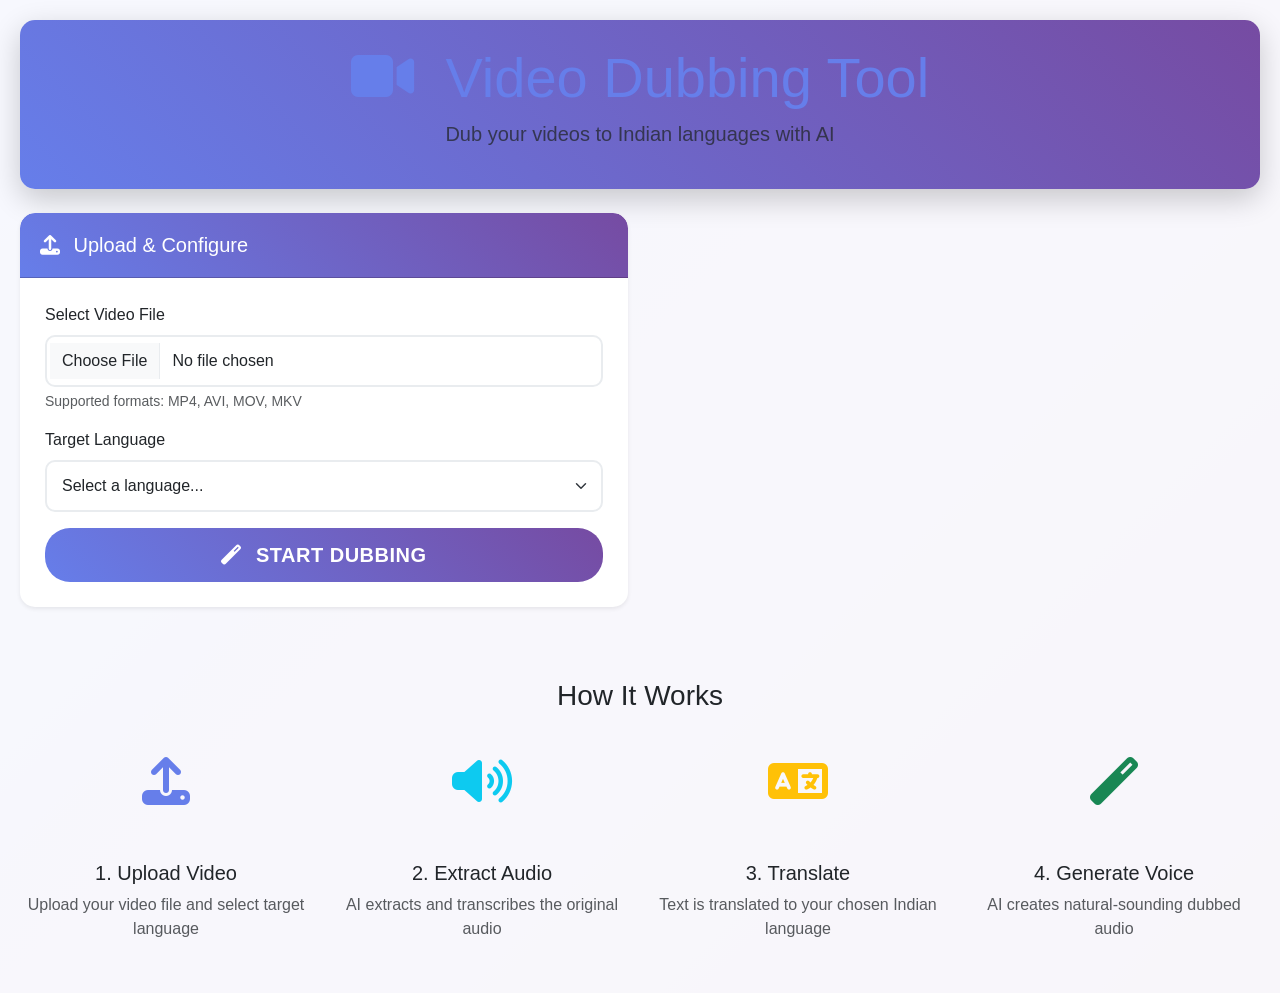
<file: templates/index.html>
<!DOCTYPE html>
<html lang="en">
<head>
    <meta charset="UTF-8">
    <meta name="viewport" content="width=device-width, initial-scale=1.0">
    <title>Video Dubbing Tool - Indian Languages</title>
    <link href="https://cdn.jsdelivr.net/npm/bootstrap@5.3.0/dist/css/bootstrap.min.css" rel="stylesheet">
    <link href="https://cdnjs.cloudflare.com/ajax/libs/font-awesome/6.4.0/css/all.min.css" rel="stylesheet">
    <link href="/static/css/style.css" rel="stylesheet">
</head>
<body>
    <div class="container-fluid">
        <header class="text-center py-4 mb-4">
            <h1 class="display-4 text-primary">
                <i class="fas fa-video me-3"></i>
                Video Dubbing Tool
            </h1>
            <p class="lead text-muted">Dub your videos to Indian languages with AI</p>
        </header>

        <div class="row">
            <!-- Upload Section -->
            <div class="col-lg-6 mb-4">
                <div class="card shadow-sm">
                    <div class="card-header bg-primary text-white">
                        <h5 class="mb-0">
                            <i class="fas fa-upload me-2"></i>
                            Upload & Configure
                        </h5>
                    </div>
                    <div class="card-body">
                        <form id="uploadForm" enctype="multipart/form-data">
                            <div class="mb-3">
                                <label for="videoFile" class="form-label">Select Video File</label>
                                <input type="file" class="form-control" id="videoFile" name="video" 
                                       accept="video/*" required>
                                <div class="form-text">Supported formats: MP4, AVI, MOV, MKV</div>
                            </div>
                            
                            <div class="mb-3">
                                <label for="targetLanguage" class="form-label">Target Language</label>
                                <select class="form-select" id="targetLanguage" name="language" required>
                                    <option value="">Select a language...</option>
                                    <option value="hindi">Hindi (हिंदी)</option>
                                    <option value="kannada">Kannada (ಕನ್ನಡ)</option>
                                    <option value="tamil">Tamil (தமிழ்)</option>
                                    <option value="telugu">Telugu (తెలుగు)</option>
                                    <option value="malayalam">Malayalam (മലയാളം)</option>
                                    <option value="marathi">Marathi (मराठी)</option>
                                    <option value="gujarati">Gujarati (ગુજરાતી)</option>
                                    <option value="punjabi">Punjabi (ਪੰਜਾਬੀ)</option>
                                    <option value="bengali">Bengali (বাংলা)</option>
                                    <option value="odia">Odia (ଓଡ଼ିଆ)</option>
                                    <option value="assamese">Assamese (অসমীয়া)</option>
                                    <option value="urdu">Urdu (اردو)</option>
                                </select>
                            </div>
                            
                            <button type="submit" class="btn btn-primary btn-lg w-100" id="submitBtn">
                                <i class="fas fa-magic me-2"></i>
                                Start Dubbing
                            </button>
                        </form>
                    </div>
                </div>

                <!-- Progress Section -->
                <div class="card shadow-sm mt-4" id="progressCard" style="display: none;">
                    <div class="card-header bg-info text-white">
                        <h5 class="mb-0">
                            <i class="fas fa-cogs me-2"></i>
                            Processing Status
                        </h5>
                    </div>
                    <div class="card-body">
                        <div class="progress mb-3" style="height: 25px;">
                            <div class="progress-bar progress-bar-striped progress-bar-animated" 
                                 role="progressbar" style="width: 0%;" id="progressBar">
                                <span id="progressText">Starting...</span>
                            </div>
                        </div>
                        <div id="statusText" class="text-muted">
                            Initializing dubbing process...
                        </div>
                    </div>
                </div>
            </div>

            <!-- Results Section -->
            <div class="col-lg-6">
                <div class="card shadow-sm" id="resultsCard" style="display: none;">
                    <div class="card-header bg-success text-white">
                        <h5 class="mb-0">
                            <i class="fas fa-check-circle me-2"></i>
                            Dubbing Results
                        </h5>
                    </div>
                    <div class="card-body">
                        <!-- Original Video -->
                        <div class="mb-4">
                            <h6 class="fw-bold">Original Video</h6>
                            <video id="originalVideo" class="w-100" controls style="max-height: 300px;">
                                Your browser does not support the video tag.
                            </video>
                        </div>

                        <!-- Dubbed Video -->
                        <div class="mb-4">
                            <h6 class="fw-bold">Dubbed Video</h6>
                            <video id="dubbedVideo" class="w-100" controls style="max-height: 300px;">
                                Your browser does not support the video tag.
                            </video>
                        </div>

                        <!-- Text Comparison -->
                        <div class="row">
                            <div class="col-md-6">
                                <h6 class="fw-bold">Original Text</h6>
                                <div class="border p-3 rounded bg-light" id="originalText" 
                                     style="max-height: 200px; overflow-y: auto;">
                                </div>
                            </div>
                            <div class="col-md-6">
                                <h6 class="fw-bold">Translated Text</h6>
                                <div class="border p-3 rounded bg-light" id="translatedText" 
                                     style="max-height: 200px; overflow-y: auto;">
                                </div>
                            </div>
                        </div>

                        <!-- Download Button -->
                        <div class="text-center mt-4">
                            <button class="btn btn-success btn-lg" id="downloadBtn">
                                <i class="fas fa-download me-2"></i>
                                Download Dubbed Video
                            </button>
                        </div>
                    </div>
                </div>

                <!-- Error Card -->
                <div class="card shadow-sm" id="errorCard" style="display: none;">
                    <div class="card-header bg-danger text-white">
                        <h5 class="mb-0">
                            <i class="fas fa-exclamation-triangle me-2"></i>
                            Error
                        </h5>
                    </div>
                    <div class="card-body">
                        <div id="errorMessage" class="text-danger"></div>
                        <button class="btn btn-outline-primary mt-3" onclick="resetForm()">
                            <i class="fas fa-redo me-2"></i>
                            Try Again
                        </button>
                    </div>
                </div>
            </div>
        </div>

        <!-- Features Section -->
        <div class="row mt-5">
            <div class="col-12">
                <h3 class="text-center mb-4">How It Works</h3>
                <div class="row">
                    <div class="col-md-3 text-center mb-3">
                        <div class="feature-icon">
                            <i class="fas fa-upload fa-3x text-primary mb-3"></i>
                        </div>
                        <h5>1. Upload Video</h5>
                        <p class="text-muted">Upload your video file and select target language</p>
                    </div>
                    <div class="col-md-3 text-center mb-3">
                        <div class="feature-icon">
                            <i class="fas fa-volume-up fa-3x text-info mb-3"></i>
                        </div>
                        <h5>2. Extract Audio</h5>
                        <p class="text-muted">AI extracts and transcribes the original audio</p>
                    </div>
                    <div class="col-md-3 text-center mb-3">
                        <div class="feature-icon">
                            <i class="fas fa-language fa-3x text-warning mb-3"></i>
                        </div>
                        <h5>3. Translate</h5>
                        <p class="text-muted">Text is translated to your chosen Indian language</p>
                    </div>
                    <div class="col-md-3 text-center mb-3">
                        <div class="feature-icon">
                            <i class="fas fa-magic fa-3x text-success mb-3"></i>
                        </div>
                        <h5>4. Generate Voice</h5>
                        <p class="text-muted">AI creates natural-sounding dubbed audio</p>
                    </div>
                </div>
            </div>
        </div>
    </div>

    <script src="https://cdn.jsdelivr.net/npm/bootstrap@5.3.0/dist/js/bootstrap.bundle.min.js"></script>
    <script src="/static/js/app.js"></script>
</body>
</html>
</file>
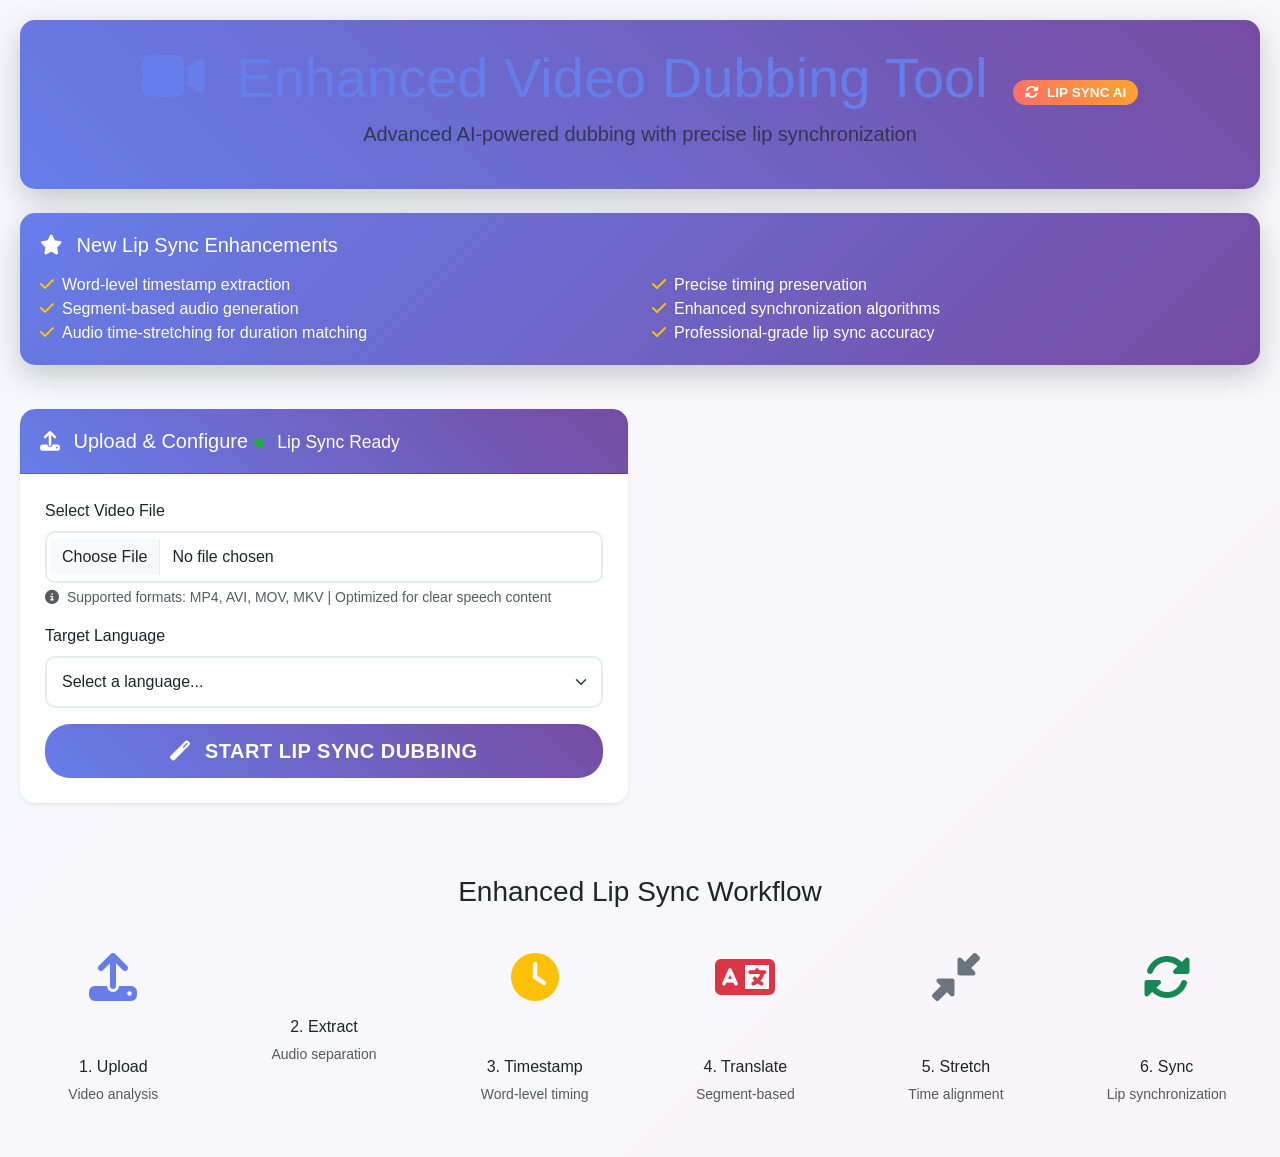
<file: templates/index_lipsync.html>
<!DOCTYPE html>
<html lang="en">
<head>
    <meta charset="UTF-8">
    <meta name="viewport" content="width=device-width, initial-scale=1.0">
    <title>Enhanced Video Dubbing Tool - Lip Sync AI</title>
    <link href="https://cdn.jsdelivr.net/npm/bootstrap@5.3.0/dist/css/bootstrap.min.css" rel="stylesheet">
    <link href="https://cdnjs.cloudflare.com/ajax/libs/font-awesome/6.4.0/css/all.min.css" rel="stylesheet">
    <link href="/static/css/style.css" rel="stylesheet">
    <style>
        .lip-sync-badge {
            background: linear-gradient(45deg, #ff6b6b, #ffa726);
            color: white;
            padding: 5px 12px;
            border-radius: 20px;
            font-size: 0.85rem;
            font-weight: bold;
            margin-left: 10px;
            animation: pulse 2s infinite;
        }
        
        @keyframes pulse {
            0% { box-shadow: 0 0 0 0 rgba(255, 107, 107, 0.7); }
            70% { box-shadow: 0 0 0 10px rgba(255, 107, 107, 0); }
            100% { box-shadow: 0 0 0 0 rgba(255, 107, 107, 0); }
        }
        
        .enhancement-card {
            background: linear-gradient(135deg, #667eea 0%, #764ba2 100%);
            color: white;
            border-radius: 15px;
            padding: 20px;
            margin-bottom: 20px;
            box-shadow: 0 10px 30px rgba(0, 0, 0, 0.2);
        }
        
        .timing-info {
            background: #f8f9fa;
            border-radius: 10px;
            padding: 15px;
            margin-top: 15px;
        }
        
        .sync-indicator {
            display: inline-block;
            width: 10px;
            height: 10px;
            background: #28a745;
            border-radius: 50%;
            margin-right: 8px;
            animation: blink 1.5s infinite;
        }
        
        @keyframes blink {
            0%, 50% { opacity: 1; }
            51%, 100% { opacity: 0.3; }
        }
    </style>
</head>
<body>
    <div class="container-fluid">
        <header class="text-center py-4 mb-4">
            <h1 class="display-4 text-primary">
                <i class="fas fa-video me-3"></i>
                Enhanced Video Dubbing Tool
                <span class="lip-sync-badge">
                    <i class="fas fa-sync-alt me-1"></i>
                    LIP SYNC AI
                </span>
            </h1>
            <p class="lead text-muted">Advanced AI-powered dubbing with precise lip synchronization</p>
        </header>

        <!-- Enhancement Banner -->
        <div class="row mb-4">
            <div class="col-12">
                <div class="enhancement-card">
                    <h5 class="mb-3">
                        <i class="fas fa-star me-2"></i>
                        New Lip Sync Enhancements
                    </h5>
                    <div class="row">
                        <div class="col-md-6">
                            <ul class="list-unstyled mb-0">
                                <li><i class="fas fa-check text-warning me-2"></i>Word-level timestamp extraction</li>
                                <li><i class="fas fa-check text-warning me-2"></i>Segment-based audio generation</li>
                                <li><i class="fas fa-check text-warning me-2"></i>Audio time-stretching for duration matching</li>
                            </ul>
                        </div>
                        <div class="col-md-6">
                            <ul class="list-unstyled mb-0">
                                <li><i class="fas fa-check text-warning me-2"></i>Precise timing preservation</li>
                                <li><i class="fas fa-check text-warning me-2"></i>Enhanced synchronization algorithms</li>
                                <li><i class="fas fa-check text-warning me-2"></i>Professional-grade lip sync accuracy</li>
                            </ul>
                        </div>
                    </div>
                </div>
            </div>
        </div>

        <div class="row">
            <!-- Upload Section -->
            <div class="col-lg-6 mb-4">
                <div class="card shadow-sm">
                    <div class="card-header bg-primary text-white">
                        <h5 class="mb-0">
                            <i class="fas fa-upload me-2"></i>
                            Upload & Configure
                            <span class="sync-indicator"></span>
                            <small>Lip Sync Ready</small>
                        </h5>
                    </div>
                    <div class="card-body">
                        <form id="uploadForm" enctype="multipart/form-data">
                            <div class="mb-3">
                                <label for="videoFile" class="form-label">Select Video File</label>
                                <input type="file" class="form-control" id="videoFile" name="video" 
                                       accept="video/*" required>
                                <div class="form-text">
                                    <i class="fas fa-info-circle me-1"></i>
                                    Supported formats: MP4, AVI, MOV, MKV | Optimized for clear speech content
                                </div>
                            </div>
                            
                            <div class="mb-3">
                                <label for="targetLanguage" class="form-label">Target Language</label>
                                <select class="form-select" id="targetLanguage" name="language" required>
                                    <option value="">Select a language...</option>
                                    <option value="hindi">Hindi (हिंदी)</option>
                                    <option value="kannada">Kannada (ಕನ್ನಡ)</option>
                                    <option value="tamil">Tamil (தமிழ்)</option>
                                    <option value="telugu">Telugu (తెలుగు)</option>
                                    <option value="malayalam">Malayalam (മലയാളം)</option>
                                    <option value="marathi">Marathi (मराठी)</option>
                                    <option value="gujarati">Gujarati (ગુજરાતી)</option>
                                    <option value="punjabi">Punjabi (ਪੰਜਾਬੀ)</option>
                                    <option value="bengali">Bengali (বাংলা)</option>
                                    <option value="urdu">Urdu (اردو)</option>
                                </select>
                            </div>
                            
                            <button type="submit" class="btn btn-primary btn-lg w-100" id="submitBtn">
                                <i class="fas fa-magic me-2"></i>
                                Start Lip Sync Dubbing
                            </button>
                        </form>
                    </div>
                </div>

                <!-- Enhanced Progress Section -->
                <div class="card shadow-sm mt-4" id="progressCard" style="display: none;">
                    <div class="card-header bg-info text-white">
                        <h5 class="mb-0">
                            <i class="fas fa-cogs me-2"></i>
                            Lip Sync Processing Status
                        </h5>
                    </div>
                    <div class="card-body">
                        <div class="progress mb-3" style="height: 25px;">
                            <div class="progress-bar progress-bar-striped progress-bar-animated" 
                                 role="progressbar" style="width: 0%;" id="progressBar">
                                <span id="progressText">Starting...</span>
                            </div>
                        </div>
                        <div id="statusText" class="text-muted">
                            Initializing enhanced dubbing process with lip sync...
                        </div>
                        
                        <!-- Timing Info -->
                        <div class="timing-info" id="timingInfo" style="display: none;">
                            <h6><i class="fas fa-clock me-2"></i>Processing Details</h6>
                            <div id="timingDetails"></div>
                        </div>
                    </div>
                </div>
            </div>

            <!-- Results Section -->
            <div class="col-lg-6">
                <div class="card shadow-sm" id="resultsCard" style="display: none;">
                    <div class="card-header bg-success text-white">
                        <h5 class="mb-0">
                            <i class="fas fa-check-circle me-2"></i>
                            Lip Sync Results
                            <small class="ms-2">
                                <i class="fas fa-sync-alt me-1"></i>
                                Synchronized
                            </small>
                        </h5>
                    </div>
                    <div class="card-body">
                        <!-- Original Video -->
                        <div class="mb-4">
                            <h6 class="fw-bold">
                                <i class="fas fa-play-circle me-2"></i>
                                Original Video
                            </h6>
                            <video id="originalVideo" class="w-100" controls style="max-height: 300px;">
                                Your browser does not support the video tag.
                            </video>
                        </div>

                        <!-- Lip Synced Video -->
                        <div class="mb-4">
                            <h6 class="fw-bold">
                                <i class="fas fa-magic me-2"></i>
                                Lip Synced Dubbed Video
                                <span class="badge bg-success ms-2">
                                    <i class="fas fa-sync-alt me-1"></i>
                                    Enhanced Sync
                                </span>
                            </h6>
                            <video id="dubbedVideo" class="w-100" controls style="max-height: 300px;">
                                Your browser does not support the video tag.
                            </video>
                        </div>

                        <!-- Text Comparison -->
                        <div class="row">
                            <div class="col-md-6">
                                <h6 class="fw-bold">Original Text</h6>
                                <div class="border p-3 rounded bg-light" id="originalText" 
                                     style="max-height: 200px; overflow-y: auto;">
                                </div>
                            </div>
                            <div class="col-md-6">
                                <h6 class="fw-bold">Translated Text</h6>
                                <div class="border p-3 rounded bg-light" id="translatedText" 
                                     style="max-height: 200px; overflow-y: auto;">
                                </div>
                            </div>
                        </div>

                        <!-- Sync Quality Info -->
                        <div class="timing-info mt-3" id="syncQualityInfo" style="display: none;">
                            <h6><i class="fas fa-chart-line me-2"></i>Synchronization Quality</h6>
                            <div id="syncDetails"></div>
                        </div>

                        <!-- Download Button -->
                        <div class="text-center mt-4">
                            <button class="btn btn-success btn-lg" id="downloadBtn">
                                <i class="fas fa-download me-2"></i>
                                Download Lip Synced Video
                            </button>
                        </div>
                    </div>
                </div>

                <!-- Error Card -->
                <div class="card shadow-sm" id="errorCard" style="display: none;">
                    <div class="card-header bg-danger text-white">
                        <h5 class="mb-0">
                            <i class="fas fa-exclamation-triangle me-2"></i>
                            Processing Error
                        </h5>
                    </div>
                    <div class="card-body">
                        <div id="errorMessage" class="text-danger"></div>
                        <button class="btn btn-outline-primary mt-3" onclick="resetForm()">
                            <i class="fas fa-redo me-2"></i>
                            Try Again
                        </button>
                    </div>
                </div>
            </div>
        </div>

        <!-- Enhanced Features Section -->
        <div class="row mt-5">
            <div class="col-12">
                <h3 class="text-center mb-4">Enhanced Lip Sync Workflow</h3>
                <div class="row">
                    <div class="col-md-2 text-center mb-3">
                        <div class="feature-icon">
                            <i class="fas fa-upload fa-3x text-primary mb-3"></i>
                        </div>
                        <h6>1. Upload</h6>
                        <p class="text-muted small">Video analysis</p>
                    </div>
                    <div class="col-md-2 text-center mb-3">
                        <div class="feature-icon">
                            <i class="fas fa-waveform fa-3x text-info mb-3"></i>
                        </div>
                        <h6>2. Extract</h6>
                        <p class="text-muted small">Audio separation</p>
                    </div>
                    <div class="col-md-2 text-center mb-3">
                        <div class="feature-icon">
                            <i class="fas fa-clock fa-3x text-warning mb-3"></i>
                        </div>
                        <h6>3. Timestamp</h6>
                        <p class="text-muted small">Word-level timing</p>
                    </div>
                    <div class="col-md-2 text-center mb-3">
                        <div class="feature-icon">
                            <i class="fas fa-language fa-3x text-danger mb-3"></i>
                        </div>
                        <h6>4. Translate</h6>
                        <p class="text-muted small">Segment-based</p>
                    </div>
                    <div class="col-md-2 text-center mb-3">
                        <div class="feature-icon">
                            <i class="fas fa-compress-alt fa-3x text-secondary mb-3"></i>
                        </div>
                        <h6>5. Stretch</h6>
                        <p class="text-muted small">Time alignment</p>
                    </div>
                    <div class="col-md-2 text-center mb-3">
                        <div class="feature-icon">
                            <i class="fas fa-sync-alt fa-3x text-success mb-3"></i>
                        </div>
                        <h6>6. Sync</h6>
                        <p class="text-muted small">Lip synchronization</p>
                    </div>
                </div>
            </div>
        </div>
    </div>

    <script src="https://cdn.jsdelivr.net/npm/bootstrap@5.3.0/dist/js/bootstrap.bundle.min.js"></script>
    <script>
        // Enhanced Video Dubbing App with Lip Sync
        class EnhancedVideoDubbingApp {
            constructor() {
                this.initializeElements();
                this.bindEvents();
                this.currentSessionId = null;
                this.dubbedVideoUrl = null;
            }

            initializeElements() {
                this.uploadForm = document.getElementById('uploadForm');
                this.submitBtn = document.getElementById('submitBtn');
                this.progressCard = document.getElementById('progressCard');
                this.progressBar = document.getElementById('progressBar');
                this.progressText = document.getElementById('progressText');
                this.statusText = document.getElementById('statusText');
                this.timingInfo = document.getElementById('timingInfo');
                this.timingDetails = document.getElementById('timingDetails');
                this.resultsCard = document.getElementById('resultsCard');
                this.errorCard = document.getElementById('errorCard');
                this.errorMessage = document.getElementById('errorMessage');
                this.originalVideo = document.getElementById('originalVideo');
                this.dubbedVideo = document.getElementById('dubbedVideo');
                this.originalText = document.getElementById('originalText');
                this.translatedText = document.getElementById('translatedText');
                this.syncQualityInfo = document.getElementById('syncQualityInfo');
                this.syncDetails = document.getElementById('syncDetails');
                this.downloadBtn = document.getElementById('downloadBtn');
            }

            bindEvents() {
                this.uploadForm.addEventListener('submit', (e) => this.handleSubmit(e));
                this.downloadBtn.addEventListener('click', () => this.downloadVideo());
            }

            async handleSubmit(event) {
                event.preventDefault();
                
                const formData = new FormData(this.uploadForm);
                const videoFile = formData.get('video');
                const language = formData.get('language');

                if (!videoFile || !language) {
                    this.showError('Please select a video file and target language.');
                    return;
                }

                if (videoFile.size > 100 * 1024 * 1024) {
                    this.showError('File size too large. Please select a video smaller than 100MB.');
                    return;
                }

                if (!videoFile.type.startsWith('video/')) {
                    this.showError('Please select a valid video file.');
                    return;
                }

                this.startProcessing();
                
                try {
                    const response = await fetch('/upload', {
                        method: 'POST',
                        body: formData
                    });

                    const result = await response.json();

                    if (result.success) {
                        this.showResults(result);
                    } else {
                        this.showError(result.error || 'An error occurred during processing.');
                    }
                } catch (error) {
                    console.error('Upload error:', error);
                    this.showError('Network error. Please check your connection and try again.');
                }
            }

            startProcessing() {
                this.hideAllCards();
                this.progressCard.style.display = 'block';
                this.submitBtn.disabled = true;
                this.submitBtn.innerHTML = '<i class="fas fa-spinner fa-spin me-2"></i>Processing with Lip Sync...';

                this.simulateEnhancedProgress();
            }

            simulateEnhancedProgress() {
                const steps = [
                    { progress: 5, text: 'Uploading video...', status: 'Analyzing video file and preparing for processing' },
                    { progress: 15, text: 'Extracting audio...', status: 'Separating high-quality audio track using FFmpeg' },
                    { progress: 30, text: 'Word-level transcription...', status: 'AI extracting speech with precise timestamps' },
                    { progress: 50, text: 'Segment translation...', status: 'Translating text segments while preserving timing' },
                    { progress: 70, text: 'Generating timed speech...', status: 'Creating synchronized audio segments' },
                    { progress: 85, text: 'Time-stretching audio...', status: 'Adjusting audio timing for perfect lip sync' },
                    { progress: 95, text: 'Final synchronization...', status: 'Combining all segments with enhanced timing' },
                    { progress: 100, text: 'Complete!', status: 'Lip sync dubbing completed successfully' }
                ];

                let currentStep = 0;
                const interval = setInterval(() => {
                    if (currentStep < steps.length) {
                        const step = steps[currentStep];
                        this.updateProgress(step.progress, step.text, step.status);
                        
                        // Show timing info after transcription starts
                        if (currentStep >= 2) {
                            this.timingInfo.style.display = 'block';
                            this.timingDetails.innerHTML = `
                                <small class="text-muted">
                                    <i class="fas fa-microchip me-1"></i>
                                    Advanced processing: ${step.status}
                                </small>
                            `;
                        }
                        
                        currentStep++;
                    } else {
                        clearInterval(interval);
                    }
                }, 3000); // Slower for better user experience
            }

            updateProgress(percentage, text, status) {
                this.progressBar.style.width = `${percentage}%`;
                this.progressText.textContent = text;
                this.statusText.textContent = status;
            }

            showResults(result) {
                this.hideAllCards();
                this.resultsCard.style.display = 'block';
                
                // Set video sources
                this.originalVideo.src = result.original_video;
                this.dubbedVideo.src = result.dubbed_video;
                this.dubbedVideoUrl = result.dubbed_video;
                
                // Set text content
                this.originalText.textContent = result.original_text;
                this.translatedText.textContent = result.translated_text;
                
                // Show sync quality info
                if (result.timing_info) {
                    this.syncQualityInfo.style.display = 'block';
                    this.syncDetails.innerHTML = `
                        <div class="row">
                            <div class="col-md-6">
                                <small><strong>Segments processed:</strong> ${result.timing_info.total_segments}</small><br>
                                <small><strong>Video duration:</strong> ${result.timing_info.video_duration?.toFixed(2)}s</small>
                            </div>
                            <div class="col-md-6">
                                <small><strong>Sync method:</strong> ${result.timing_info.sync_method?.replace(/_/g, ' ')}</small><br>
                                <small><strong>Lip sync:</strong> <span class="text-success">✓ Enhanced</span></small>
                            </div>
                        </div>
                    `;
                }
                
                // Store session ID
                this.currentSessionId = result.session_id;
                
                // Reset form
                this.resetFormState();
            }

            showError(message) {
                this.hideAllCards();
                this.errorCard.style.display = 'block';
                this.errorMessage.textContent = message;
                this.resetFormState();
            }

            hideAllCards() {
                this.progressCard.style.display = 'none';
                this.resultsCard.style.display = 'none';
                this.errorCard.style.display = 'none';
            }

            resetFormState() {
                this.submitBtn.disabled = false;
                this.submitBtn.innerHTML = '<i class="fas fa-magic me-2"></i>Start Lip Sync Dubbing';
            }

            downloadVideo() {
                if (this.dubbedVideoUrl) {
                    const link = document.createElement('a');
                    link.href = this.dubbedVideoUrl;
                    link.download = `lipsynced_video_${this.currentSessionId}.mp4`;
                    document.body.appendChild(link);
                    link.click();
                    document.body.removeChild(link);
                }
            }
        }

        // Initialize the enhanced app
        document.addEventListener('DOMContentLoaded', function() {
            const app = new EnhancedVideoDubbingApp();
            
            // Enhanced file input handler
            const videoInput = document.getElementById('videoFile');
            if (videoInput) {
                videoInput.addEventListener('change', function(e) {
                    const file = e.target.files[0];
                    if (file) {
                        const fileSize = (file.size / (1024 * 1024)).toFixed(2);
                        const fileName = file.name;
                        
                        const fileInfo = document.createElement('div');
                        fileInfo.className = 'alert alert-info mt-2';
                        fileInfo.innerHTML = `
                            <i class="fas fa-file-video me-2"></i>
                            <strong>${fileName}</strong> (${fileSize} MB)
                            <br><small class="text-muted">
                                <i class="fas fa-sync-alt me-1"></i>
                                Ready for enhanced lip sync processing
                            </small>
                        `;
                        
                        const existingInfo = videoInput.parentNode.querySelector('.alert');
                        if (existingInfo) {
                            existingInfo.remove();
                        }
                        
                        videoInput.parentNode.appendChild(fileInfo);
                    }
                });
            }
        });

        function resetForm() {
            location.reload();
        }
    </script>
</body>
</html>
</file>
<file: static/css/style.css>
/* Custom Styles for Video Dubbing Tool */

body {
    background: linear-gradient(135deg, #667eea 0%, #764ba2 100%);
    min-height: 100vh;
    font-family: 'Segoe UI', Tahoma, Geneva, Verdana, sans-serif;
}

.container-fluid {
    background: rgba(255, 255, 255, 0.95);
    min-height: 100vh;
    padding: 20px;
}

header {
    background: linear-gradient(45deg, #667eea, #764ba2);
    color: white;
    border-radius: 15px;
    margin-bottom: 30px;
    box-shadow: 0 10px 30px rgba(0, 0, 0, 0.2);
}

.card {
    border: none;
    border-radius: 15px;
    transition: all 0.3s ease;
    overflow: hidden;
}

.card:hover {
    transform: translateY(-5px);
    box-shadow: 0 15px 35px rgba(0, 0, 0, 0.1);
}

.card-header {
    border-radius: 15px 15px 0 0 !important;
    font-weight: 600;
    padding: 20px;
}

.card-body {
    padding: 25px;
}

.btn {
    border-radius: 25px;
    font-weight: 600;
    text-transform: uppercase;
    letter-spacing: 0.5px;
    transition: all 0.3s ease;
    padding: 12px 25px;
}

.btn:hover {
    transform: translateY(-2px);
    box-shadow: 0 5px 15px rgba(0, 0, 0, 0.2);
}

.btn-primary {
    background: linear-gradient(45deg, #667eea, #764ba2);
    border: none;
}

.btn-success {
    background: linear-gradient(45deg, #56ab2f, #a8e6cf);
    border: none;
}

.form-control, .form-select {
    border-radius: 10px;
    border: 2px solid #e9ecef;
    padding: 12px 15px;
    transition: all 0.3s ease;
}

.form-control:focus, .form-select:focus {
    border-color: #667eea;
    box-shadow: 0 0 0 0.2rem rgba(102, 126, 234, 0.25);
}

.progress {
    border-radius: 15px;
    background-color: #e9ecef;
    overflow: hidden;
}

.progress-bar {
    border-radius: 15px;
    background: linear-gradient(45deg, #667eea, #764ba2);
    font-weight: 600;
}

video {
    border-radius: 10px;
    box-shadow: 0 5px 15px rgba(0, 0, 0, 0.1);
    background: #000;
}

.feature-icon {
    padding: 20px;
    margin-bottom: 20px;
}

.feature-icon i {
    transition: all 0.3s ease;
}

.feature-icon:hover i {
    transform: scale(1.1);
}

#originalText, #translatedText {
    font-size: 14px;
    line-height: 1.6;
    background: #f8f9fa !important;
    border-color: #dee2e6 !important;
}

.text-primary {
    color: #667eea !important;
}

.bg-primary {
    background: linear-gradient(45deg, #667eea, #764ba2) !important;
}

.bg-success {
    background: linear-gradient(45deg, #56ab2f, #a8e6cf) !important;
}

.bg-info {
    background: linear-gradient(45deg, #00c6ff, #0072ff) !important;
}

.bg-danger {
    background: linear-gradient(45deg, #ff416c, #ff4b2b) !important;
}

/* Loading Animation */
.loading {
    position: relative;
    overflow: hidden;
}

.loading::after {
    content: '';
    position: absolute;
    top: 0;
    left: -100%;
    width: 100%;
    height: 100%;
    background: linear-gradient(90deg, transparent, rgba(255, 255, 255, 0.4), transparent);
    animation: loading 1.5s infinite;
}

@keyframes loading {
    0% {
        left: -100%;
    }
    100% {
        left: 100%;
    }
}

/* Responsive Design */
@media (max-width: 768px) {
    .container-fluid {
        padding: 10px;
    }
    
    header {
        margin-bottom: 20px;
    }
    
    .display-4 {
        font-size: 2rem;
    }
    
    .card-body {
        padding: 20px;
    }
    
    video {
        max-height: 200px !important;
    }
    
    #originalText, #translatedText {
        max-height: 150px !important;
    }
}

/* Custom Scrollbar */
::-webkit-scrollbar {
    width: 8px;
}

::-webkit-scrollbar-track {
    background: #f1f1f1;
    border-radius: 10px;
}

::-webkit-scrollbar-thumb {
    background: linear-gradient(45deg, #667eea, #764ba2);
    border-radius: 10px;
}

::-webkit-scrollbar-thumb:hover {
    background: linear-gradient(45deg, #764ba2, #667eea);
}
</file>
